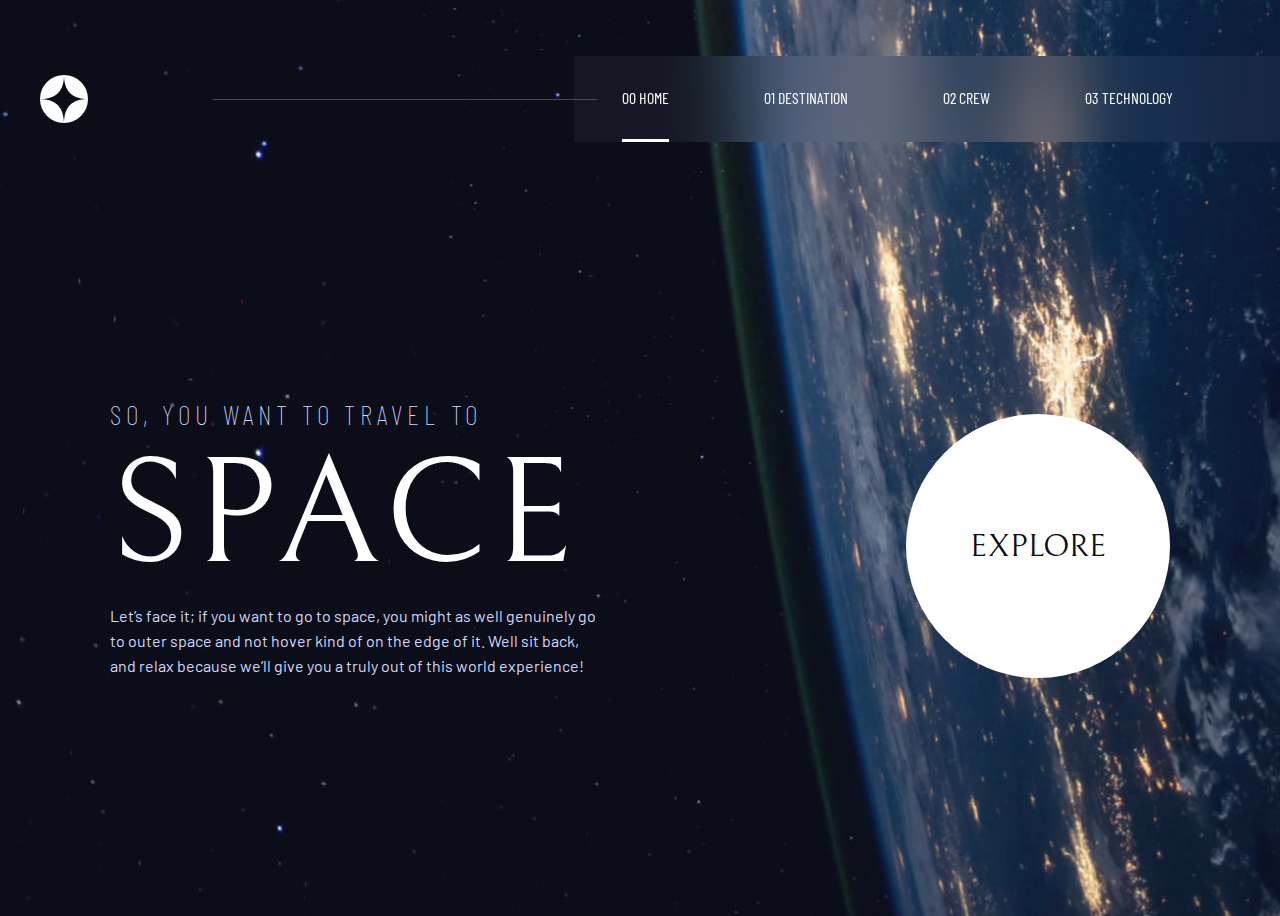
<file: starter-code/index.html>
<!DOCTYPE html>
<html lang="en">
<head>
  <meta charset="UTF-8">
  <meta name="viewport" content="width=device-width, initial-scale=1.0">

  <link rel="icon" type="image/png" sizes="32x32" href="./assets/favicon-32x32.png">
  <link rel="preconnect" href="https://fonts.googleapis.com">
  <link rel="preconnect" href="https://fonts.gstatic.com" crossorigin>
  <link href="https://fonts.googleapis.com/css2?family=Barlow&family=Barlow+Condensed&family=Bellefair&display=swap" rel="stylesheet">
  <link rel="stylesheet" href="styles.css">
  <script src="app.js" defer></script>
  
  <title>Frontend Mentor | Space tourism website</title>
</head>
<body class="home" >

  <header class="primary--header flex container">
    <div class="header--logo">
      <img src="assets/shared/logo.svg" alt=" space tourism logo" class="logo">
    </div>

    

    <nav>
      <ul class="primary-navigation flex" data-visible="false" id="primary-navigation" >
        <button class="movile--nav--close nav-toggle" aria-expanded="false" ></button>
        <a href="index.html"><li class="ff-sans-cond text-white uppercase active " >00 Home</li></a>
        <a href="destination.html"><li class="ff-sans-cond text-white uppercase " >01 Destination</li></a>
        <a href="crew.html"><li class="ff-sans-cond text-white uppercase " >02 Crew</li></a>
        <a href=""><li class="ff-sans-cond text-white uppercase " >03 Technology</li></a>
      </ul>
    </nav>

    <button class="movile--nav--toggle nav-toggle" aria-expanded="false" ></button>
    
  </header>

  <div class="container grid--container--home text-center">
    <div>
      <h1 class="ff-sans-cond text-accent uppercase fs-500 fw-100 letter-spacing-1" >So, you want to travel to
       <span class="ff-serif text-white uppercase fs-900 fw-100" >Space</span> </h1>

       <p class="text-accent line-h-25">
        Let’s face it; if you want to go to space, you might as well genuinely go to 
        outer space and not hover kind of on the edge of it. Well sit back, and relax 
        because we’ll give you a truly out of this world experience!</p>
    </div>

    <div>
      <a href="#" class="large-btn ff-serif text-dark uppercase bg-white fw-100" >Explore</a>
    </div>
  </div>

</body>
</html>
</file>
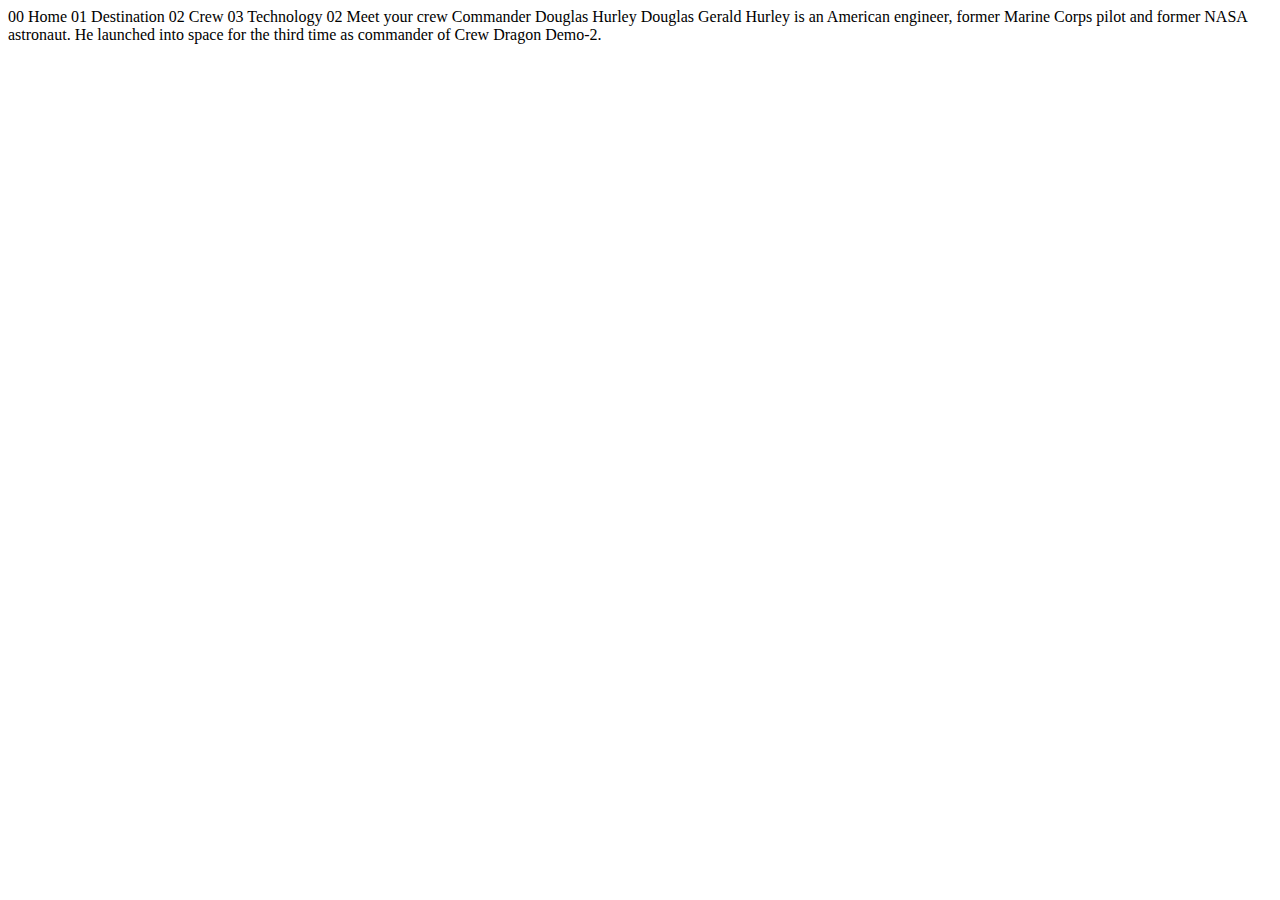
<file: starter-code/crew-commander.html>
<!DOCTYPE html>
<html lang="en">
<head>
  <meta charset="UTF-8">
  <meta name="viewport" content="width=device-width, initial-scale=1.0">

  <link rel="icon" type="image/png" sizes="32x32" href="./assets/favicon-32x32.png">
  
  <title>Frontend Mentor | Space tourism website</title>
</head>
<body>

  00 Home
  01 Destination
  02 Crew
  03 Technology

  02 Meet your crew

  Commander
  Douglas Hurley

  Douglas Gerald Hurley is an American engineer, former Marine Corps pilot 
  and former NASA astronaut. He launched into space for the third time as 
  commander of Crew Dragon Demo-2.
</body>
</html>
</file>
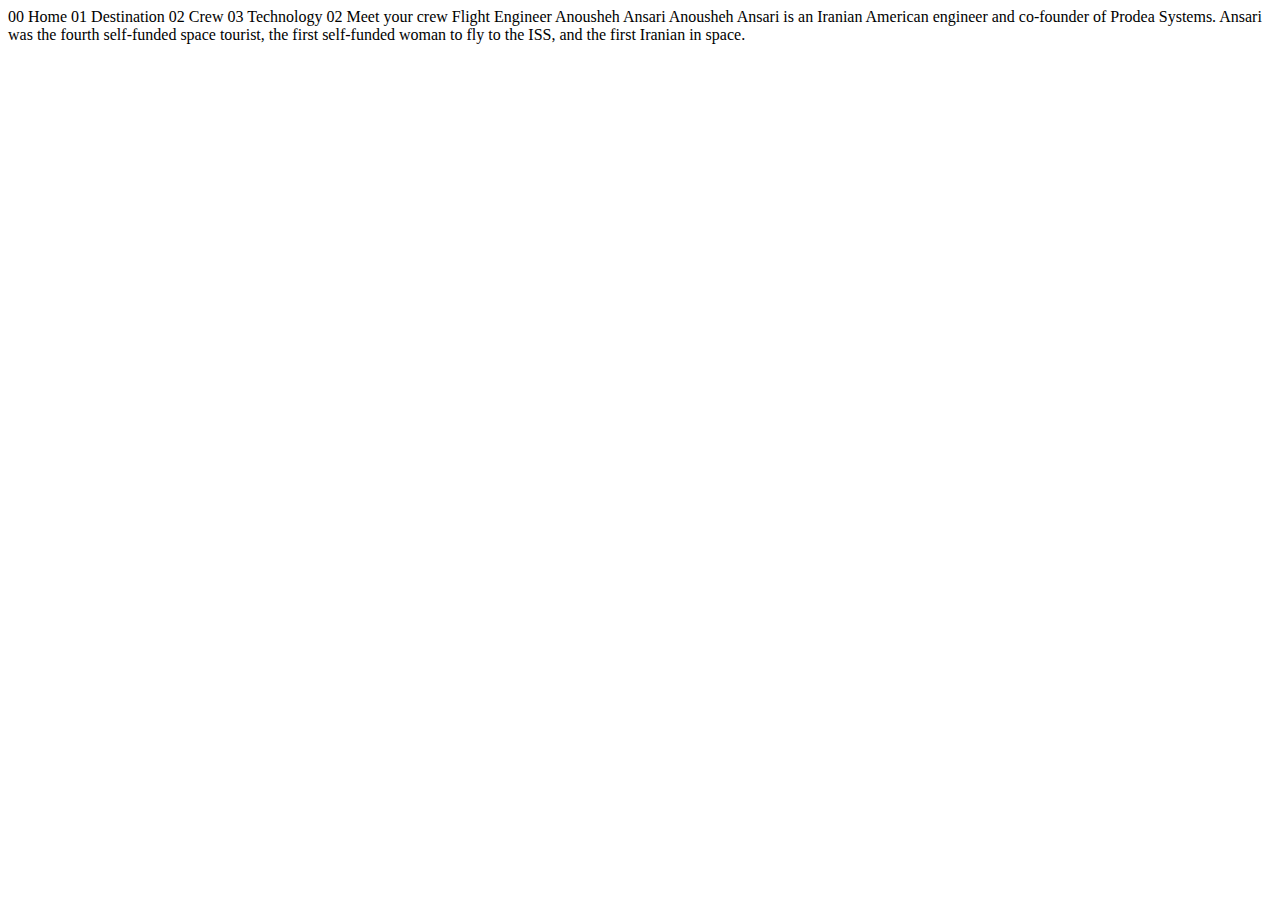
<file: starter-code/crew-engineer.html>
<!DOCTYPE html>
<html lang="en">
<head>
  <meta charset="UTF-8">
  <meta name="viewport" content="width=device-width, initial-scale=1.0">

  <link rel="icon" type="image/png" sizes="32x32" href="./assets/favicon-32x32.png">
  
  <title>Frontend Mentor | Space tourism website</title>
</head>
<body>

  00 Home
  01 Destination
  02 Crew
  03 Technology

  02 Meet your crew

  Flight Engineer
  Anousheh Ansari

  Anousheh Ansari is an Iranian American engineer and co-founder of Prodea Systems. 
  Ansari was the fourth self-funded space tourist, the first self-funded woman to 
  fly to the ISS, and the first Iranian in space. 
</body>
</html>
</file>
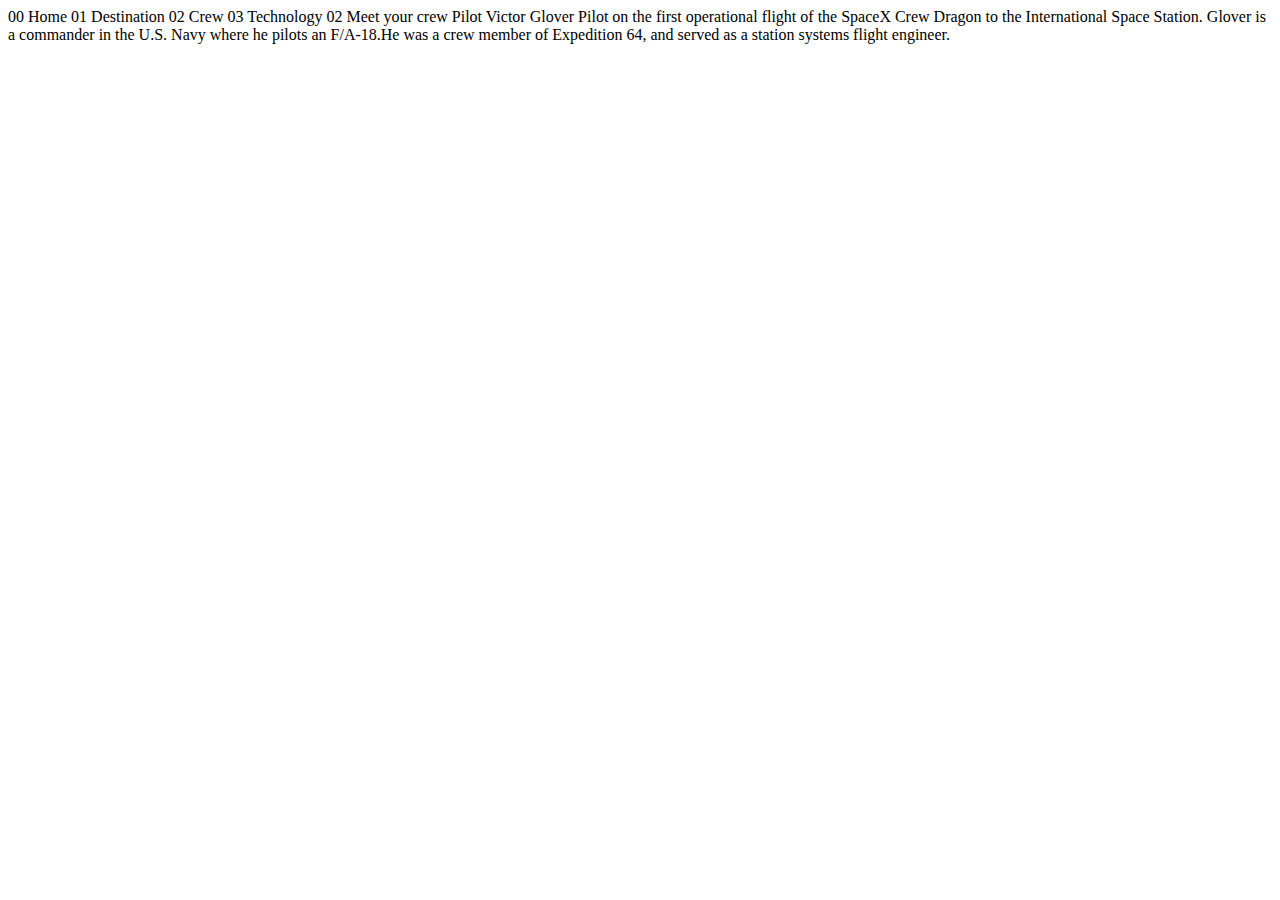
<file: starter-code/crew-pilot.html>
<!DOCTYPE html>
<html lang="en">
<head>
  <meta charset="UTF-8">
  <meta name="viewport" content="width=device-width, initial-scale=1.0">

  <link rel="icon" type="image/png" sizes="32x32" href="./assets/favicon-32x32.png">
  
  <title>Frontend Mentor | Space tourism website</title>
</head>
<body>

  00 Home
  01 Destination
  02 Crew
  03 Technology

  02 Meet your crew

  Pilot
  Victor Glover

  Pilot on the first operational flight of the SpaceX Crew Dragon to the 
  International Space Station. Glover is a commander in the U.S. Navy where 
  he pilots an F/A-18.He was a crew member of Expedition 64, and served as a 
  station systems flight engineer. 
</body>
</html>
</file>
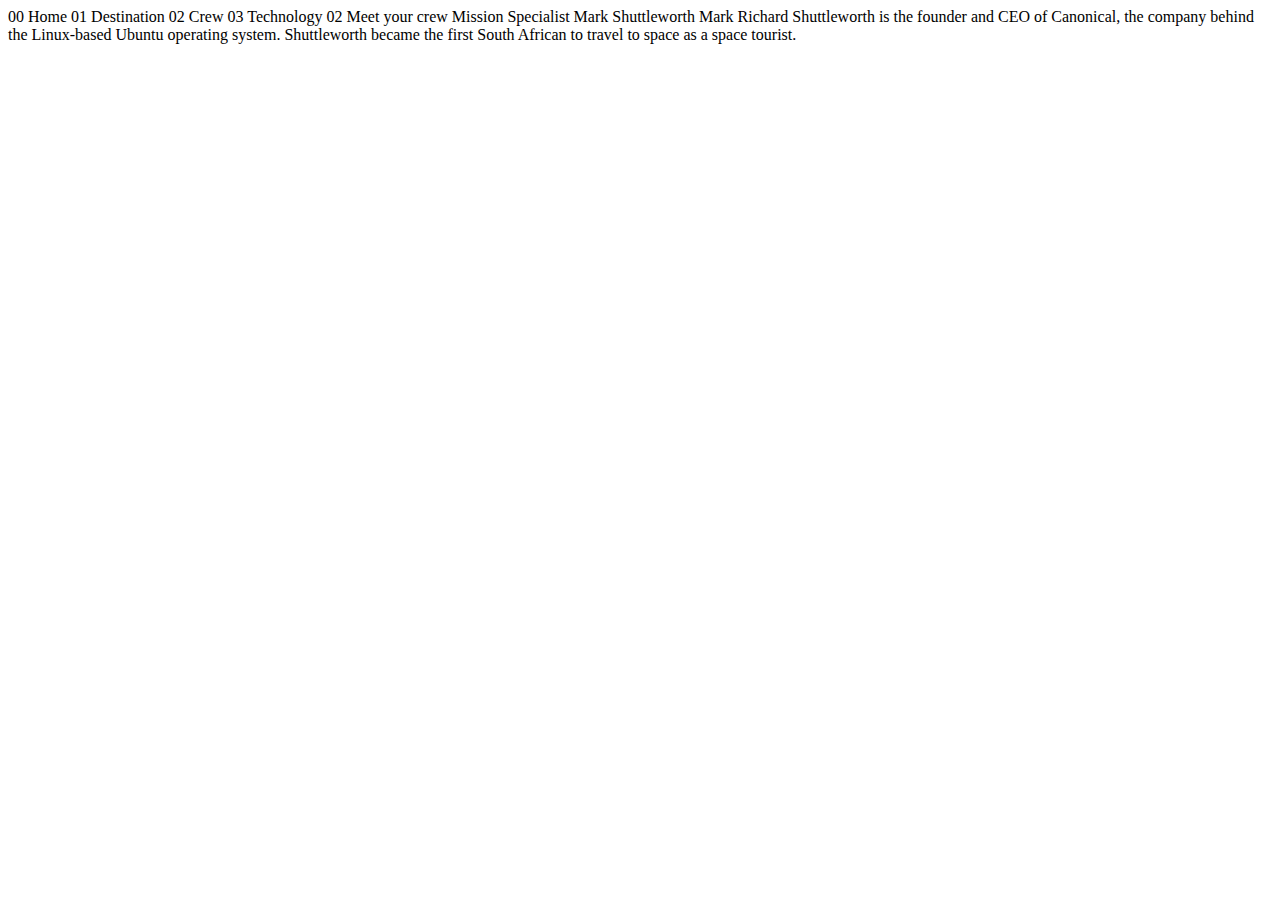
<file: starter-code/crew-specialist.html>
<!DOCTYPE html>
<html lang="en">
<head>
  <meta charset="UTF-8">
  <meta name="viewport" content="width=device-width, initial-scale=1.0">

  <link rel="icon" type="image/png" sizes="32x32" href="./assets/favicon-32x32.png">
  
  <title>Frontend Mentor | Space tourism website</title>
</head>
<body>

  00 Home
  01 Destination
  02 Crew
  03 Technology

  02 Meet your crew

  Mission Specialist
  Mark Shuttleworth

  Mark Richard Shuttleworth is the founder and CEO of Canonical, the company behind 
  the Linux-based Ubuntu operating system. Shuttleworth became the first South 
  African to travel to space as a space tourist.
</body>
</html>
</file>
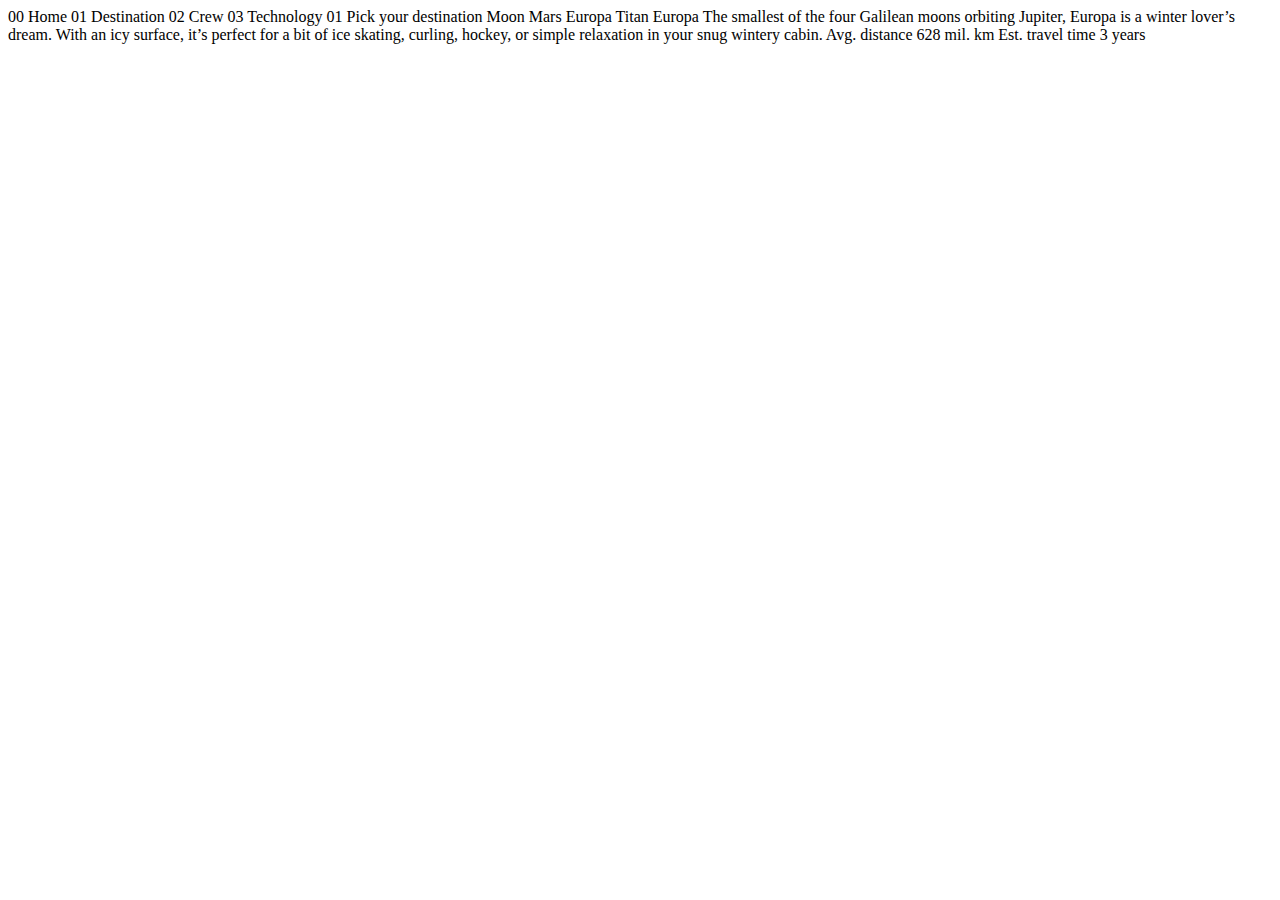
<file: starter-code/destination-europa.html>
<!DOCTYPE html>
<html lang="en">
<head>
  <meta charset="UTF-8">
  <meta name="viewport" content="width=device-width, initial-scale=1.0">

  <link rel="icon" type="image/png" sizes="32x32" href="./assets/favicon-32x32.png">
  
  <title>Frontend Mentor | Space tourism website</title>
</head>
<body>

  00 Home
  01 Destination
  02 Crew
  03 Technology

  01 Pick your destination

  Moon
  Mars
  Europa
  Titan

  Europa

  The smallest of the four Galilean moons orbiting Jupiter, Europa is a 
  winter lover’s dream. With an icy surface, it’s perfect for a bit of 
  ice skating, curling, hockey, or simple relaxation in your snug 
  wintery cabin.

  Avg. distance
  628 mil. km

  Est. travel time
  3 years
</body>
</html>
</file>
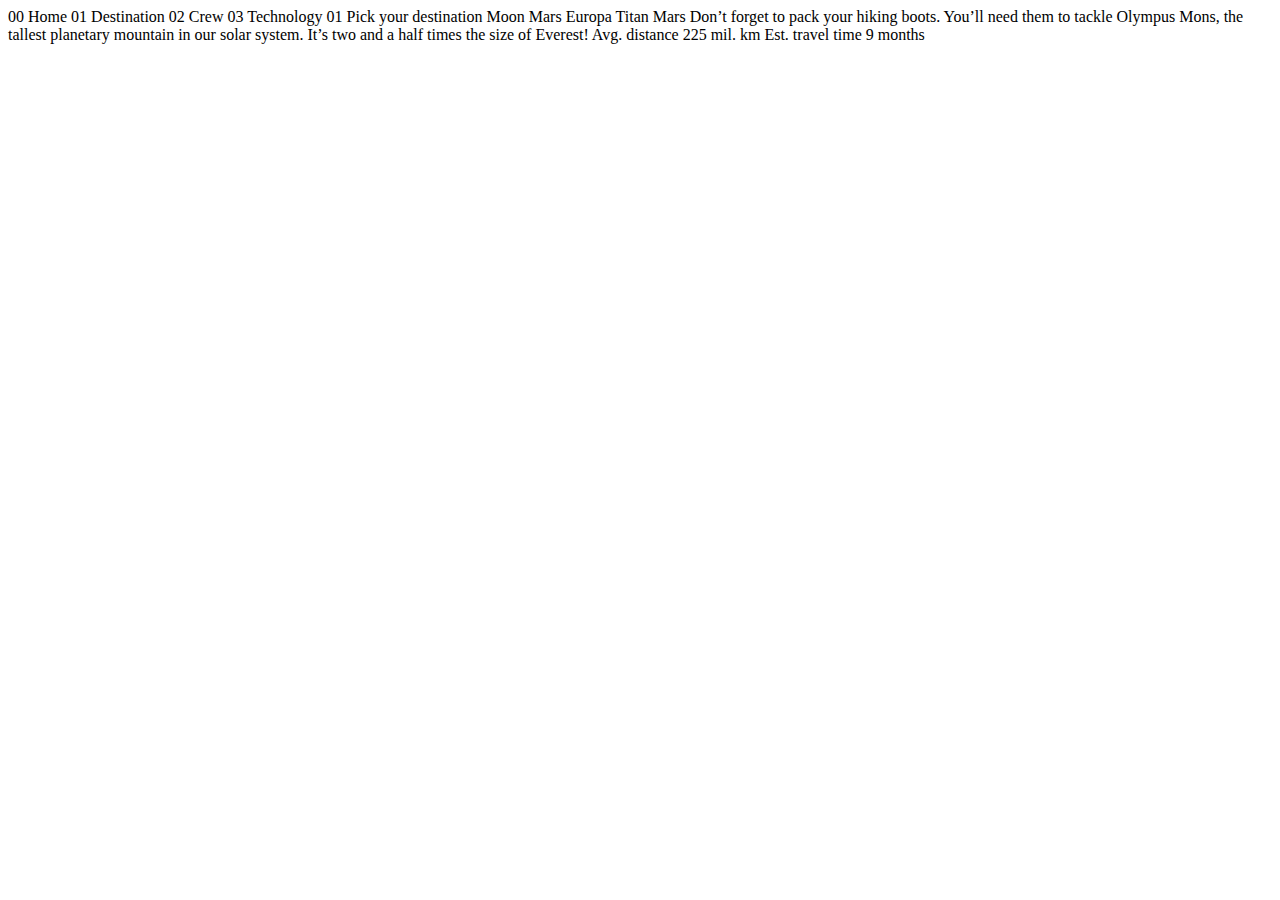
<file: starter-code/destination-mars.html>
<!DOCTYPE html>
<html lang="en">
<head>
  <meta charset="UTF-8">
  <meta name="viewport" content="width=device-width, initial-scale=1.0">

  <link rel="icon" type="image/png" sizes="32x32" href="./assets/favicon-32x32.png">
  
  <title>Frontend Mentor | Space tourism website</title>
</head>
<body>

  00 Home
  01 Destination
  02 Crew
  03 Technology

  01 Pick your destination

  Moon
  Mars
  Europa
  Titan

  Mars

  Don’t forget to pack your hiking boots. You’ll need them to tackle Olympus Mons, 
  the tallest planetary mountain in our solar system. It’s two and a half times 
  the size of Everest!

  Avg. distance
  225 mil. km

  Est. travel time
  9 months
</body>
</html>
</file>
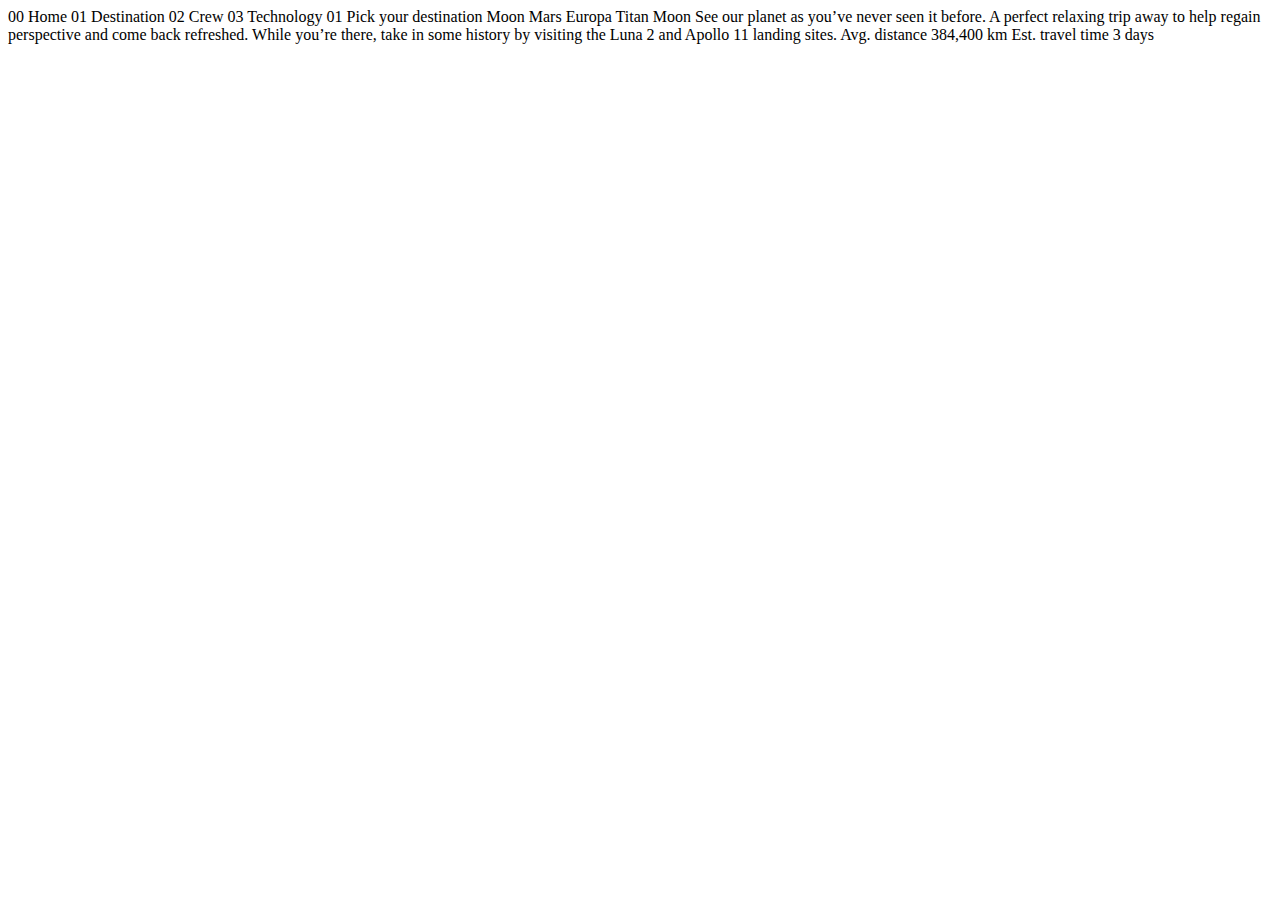
<file: starter-code/destination-moon.html>
<!DOCTYPE html>
<html lang="en">
<head>
  <meta charset="UTF-8">
  <meta name="viewport" content="width=device-width, initial-scale=1.0">

  <link rel="icon" type="image/png" sizes="32x32" href="./assets/favicon-32x32.png">
  
  <title>Frontend Mentor | Space tourism website</title>
</head>
<body>

  00 Home
  01 Destination
  02 Crew
  03 Technology

  01 Pick your destination

  Moon
  Mars
  Europa
  Titan

  Moon

  See our planet as you’ve never seen it before. A perfect relaxing trip away to help 
  regain perspective and come back refreshed. While you’re there, take in some history 
  by visiting the Luna 2 and Apollo 11 landing sites.

  Avg. distance
  384,400 km

  Est. travel time
  3 days
</body>
</html>
</file>
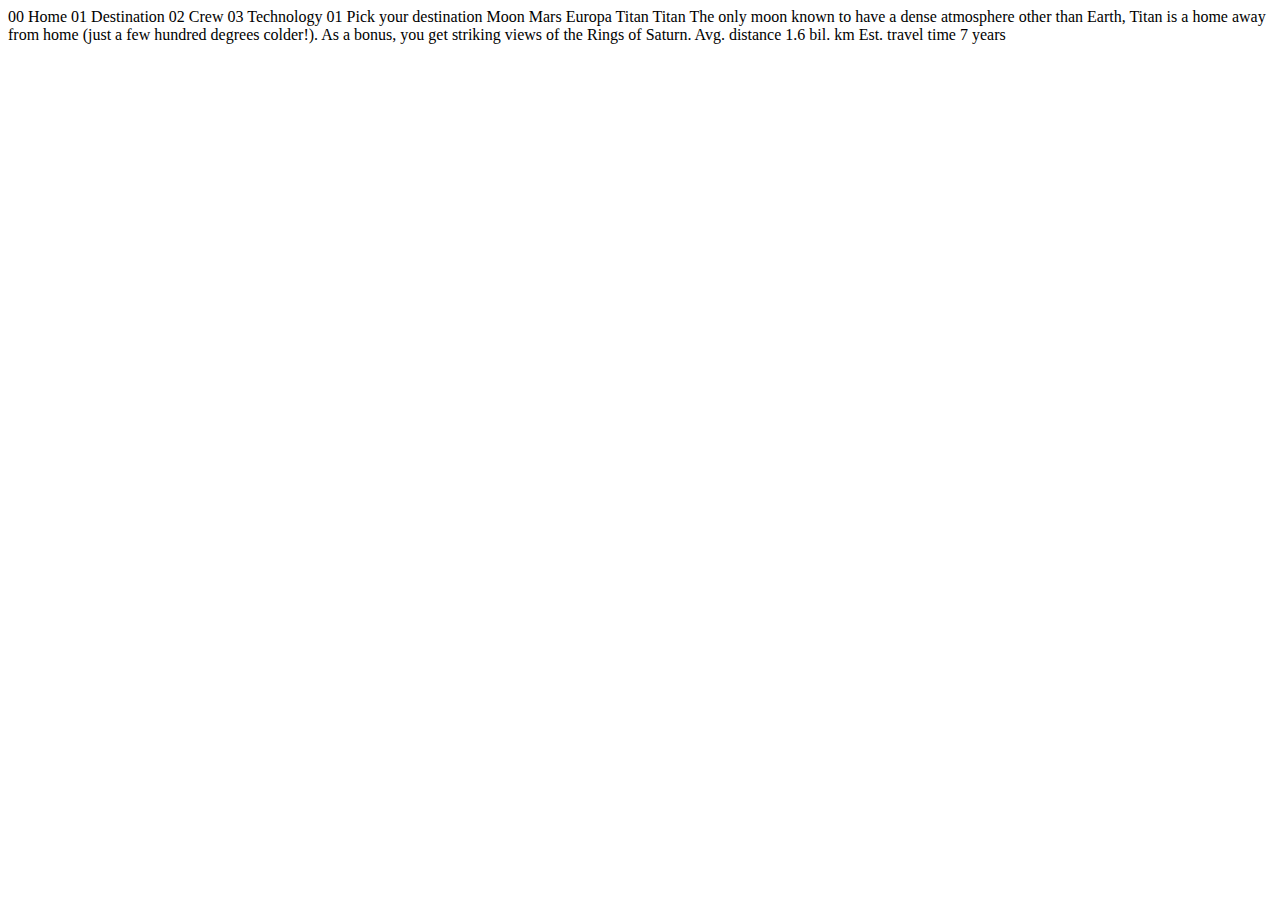
<file: starter-code/destination-titan.html>
<!DOCTYPE html>
<html lang="en">
<head>
  <meta charset="UTF-8">
  <meta name="viewport" content="width=device-width, initial-scale=1.0">

  <link rel="icon" type="image/png" sizes="32x32" href="./assets/favicon-32x32.png">
  
  <title>Frontend Mentor | Space tourism website</title>
</head>
<body>

  00 Home
  01 Destination
  02 Crew
  03 Technology

  01 Pick your destination

  Moon
  Mars
  Europa
  Titan

  Titan

  The only moon known to have a dense atmosphere other than Earth, Titan 
  is a home away from home (just a few hundred degrees colder!). As a 
  bonus, you get striking views of the Rings of Saturn.

  Avg. distance
  1.6 bil. km

  Est. travel time
  7 years
</body>
</html>
</file>
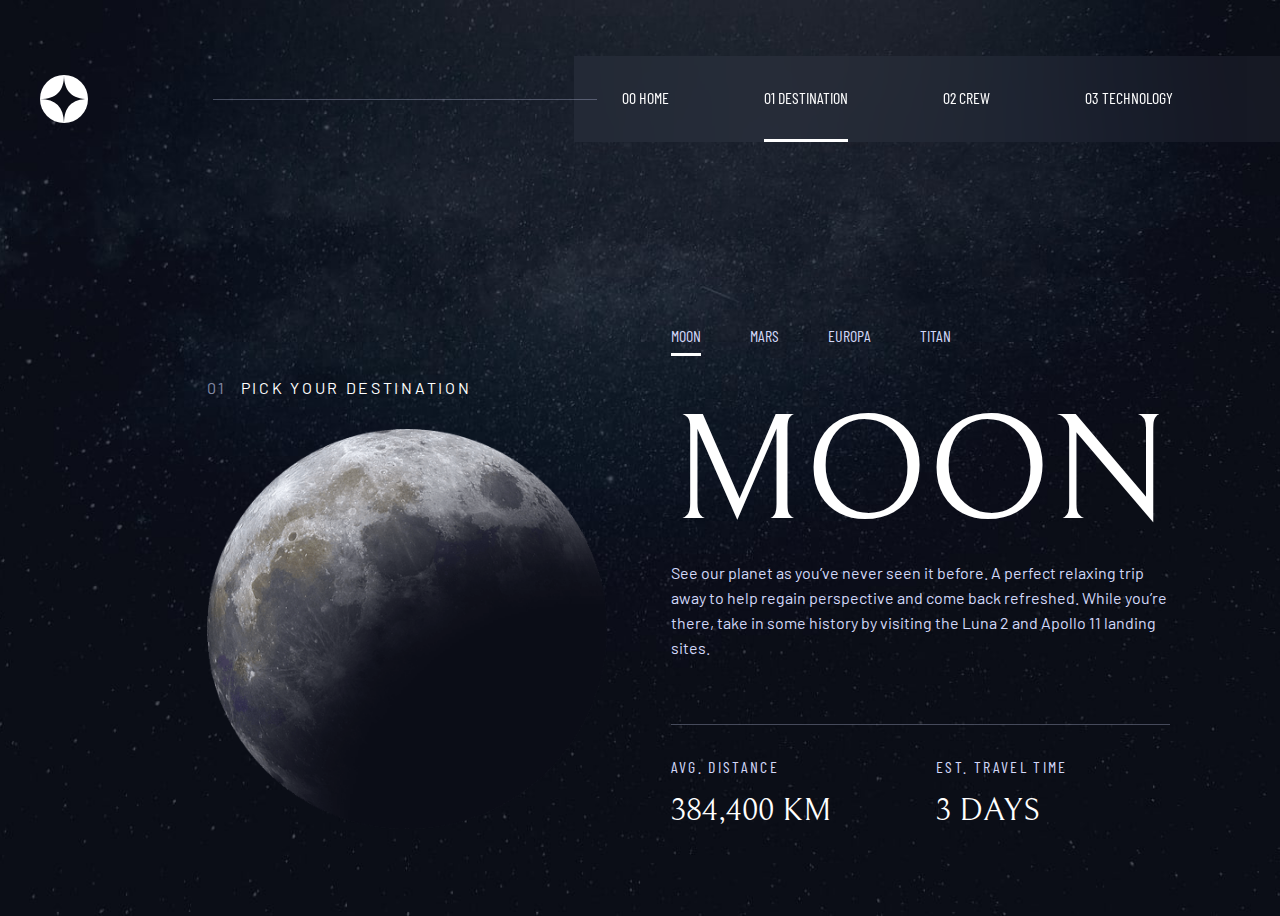
<file: starter-code/destination.html>
<!DOCTYPE html>
<html lang="en">
<head>
    <meta charset="UTF-8">
    <meta http-equiv="X-UA-Compatible" content="IE=edge">
    <meta name="viewport" content="width=device-width, initial-scale=1.0">
    <link rel="preconnect" href="https://fonts.googleapis.com">
  <link rel="preconnect" href="https://fonts.gstatic.com" crossorigin>
  <link href="https://fonts.googleapis.com/css2?family=Barlow&family=Barlow+Condensed&family=Bellefair&display=swap" rel="stylesheet">
  <link rel="stylesheet" href="styles.css">
  <script src="app.js" defer></script>
  <script src="tabs.js" defer></script>
    <title>Destination</title>
</head>
<body class="destination-page">
    <header class="primary--header flex container">
        <div class="header--logo">
          <img src="assets/shared/logo.svg" alt=" space tourism logo" class="logo">
        </div>
    
        
    
        <nav>
          <ul class="primary-navigation flex" data-visible="false" id="primary-navigation" >
            <button class="movile--nav--close nav-toggle" aria-expanded="false" ></button>
            <a href="index.html"><li class="ff-sans-cond text-white uppercase  " >00 Home</li></a>
            <a href="destination.html"><li class="ff-sans-cond text-white uppercase active " >01 Destination</li></a>
            <a href=""><li class="ff-sans-cond text-white uppercase " >02 Crew</li></a>
            <a href=""><li class="ff-sans-cond text-white uppercase " >03 Technology</li></a>
          </ul>
        </nav>
    
        <button class="movile--nav--toggle nav-toggle" aria-expanded="false" ></button>
        
      </header>

      <div class="container grid--container--home text-center" >
          <div>
              <p class="sub-header uppercase letter-spacing-2"> <span class="text-accent" >01 </span> Pick your destination </p>
              <img class="dest-img" id="dest-img" src="" alt="space tourism destination moon">

          </div>

          <div class="app-info">
            <div class="tabs">
                <ul class="uppercase ff-sans-cond text-accent flex">
                    <li class="tab active" >Moon</li>
                    <li class="tab" >Mars</li>
                    <li class="tab" >Europa</li>
                    <li class="tab" >Titan</li>
                </ul>
            </div>

            <h1> <span  class="ff-serif text-white uppercase fs-900 fw-100" id='dest-title'>Moon </span> </h1>
            <p class="text-accent line-h-25" id='dest-desc' ></p>

                <div class="grid--info grid">
                    <div>
                        <p class="ff-sans-cond text-accent uppercase letter-spacing-3" id='dest-info-distance' >Avg. distance</p>
                        <p class="ff-serif ff-white fw-100 fs-600 uppercase" id='dest-distance' ></p>
                    </div>

                    <div>
                        <p class="ff-sans-cond text-accent uppercase letter-spacing-3 " id='dest-info-est' >Est. travel time</p>
                        <p class="ff-serif ff-white fw-100 fs-600 uppercase" id='dest-est' ></p>
                    </div>
                </div>
          </div>
      </div>
</body>
</html>
</file>
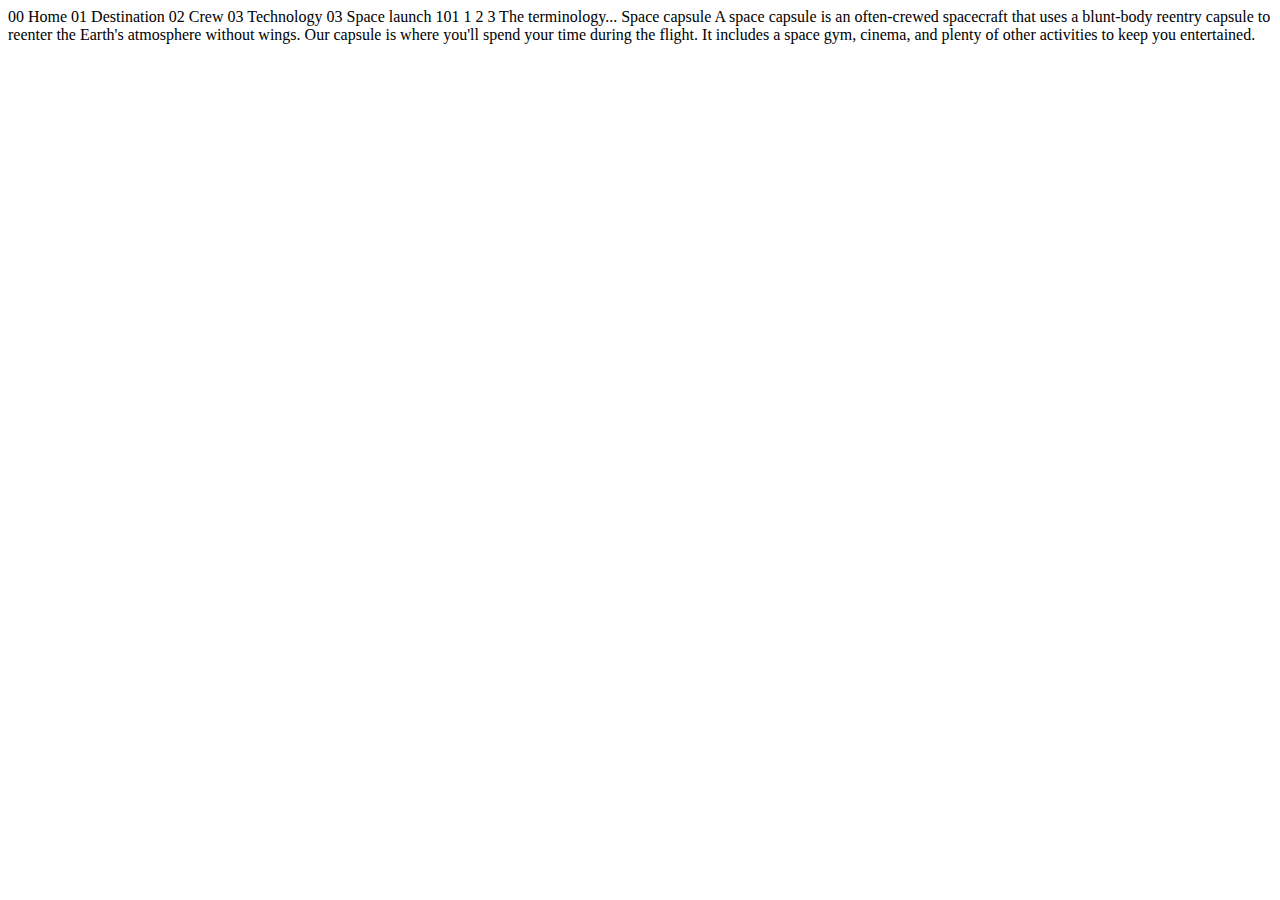
<file: starter-code/technology-capsule.html>
<!DOCTYPE html>
<html lang="en">
<head>
  <meta charset="UTF-8">
  <meta name="viewport" content="width=device-width, initial-scale=1.0">

  <link rel="icon" type="image/png" sizes="32x32" href="./assets/favicon-32x32.png">
  
  <title>Frontend Mentor | Space tourism website</title>
</head>
<body>

  00 Home
  01 Destination
  02 Crew
  03 Technology

  03 Space launch 101

  1
  2
  3

  The terminology...
  Space capsule

  A space capsule is an often-crewed spacecraft that uses a blunt-body reentry 
  capsule to reenter the Earth's atmosphere without wings. Our capsule is where 
  you'll spend your time during the flight. It includes a space gym, cinema, 
  and plenty of other activities to keep you entertained.
</body>
</html>
</file>
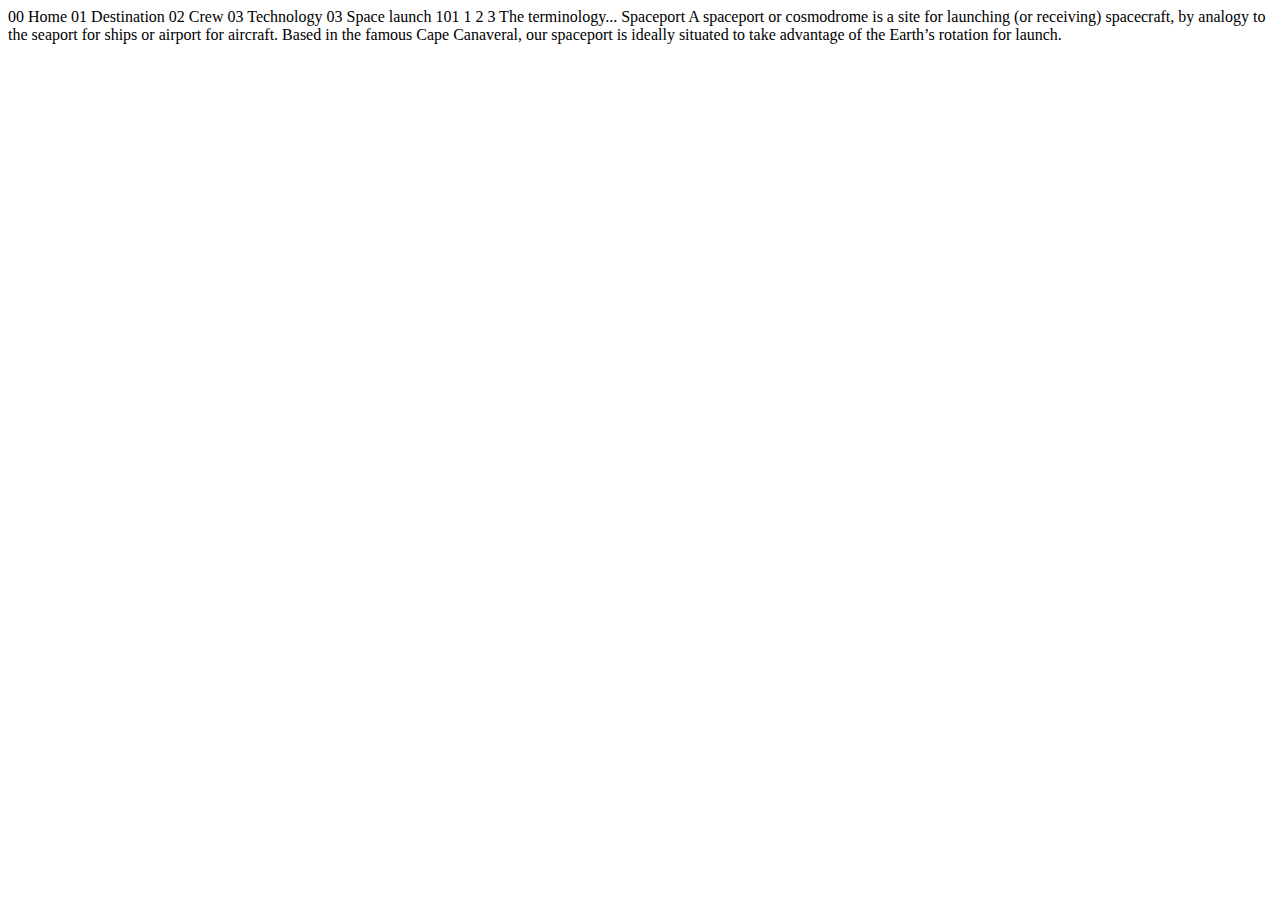
<file: starter-code/technology-spaceport.html>
<!DOCTYPE html>
<html lang="en">
<head>
  <meta charset="UTF-8">
  <meta name="viewport" content="width=device-width, initial-scale=1.0">

  <link rel="icon" type="image/png" sizes="32x32" href="./assets/favicon-32x32.png">
  
  <title>Frontend Mentor | Space tourism website</title>
</head>
<body>

  00 Home
  01 Destination
  02 Crew
  03 Technology

  03 Space launch 101

  1
  2
  3

  The terminology...
  Spaceport

  A spaceport or cosmodrome is a site for launching (or receiving) spacecraft, 
  by analogy to the seaport for ships or airport for aircraft. Based in the 
  famous Cape Canaveral, our spaceport is ideally situated to take advantage 
  of the Earth’s rotation for launch.
</body>
</html>
</file>
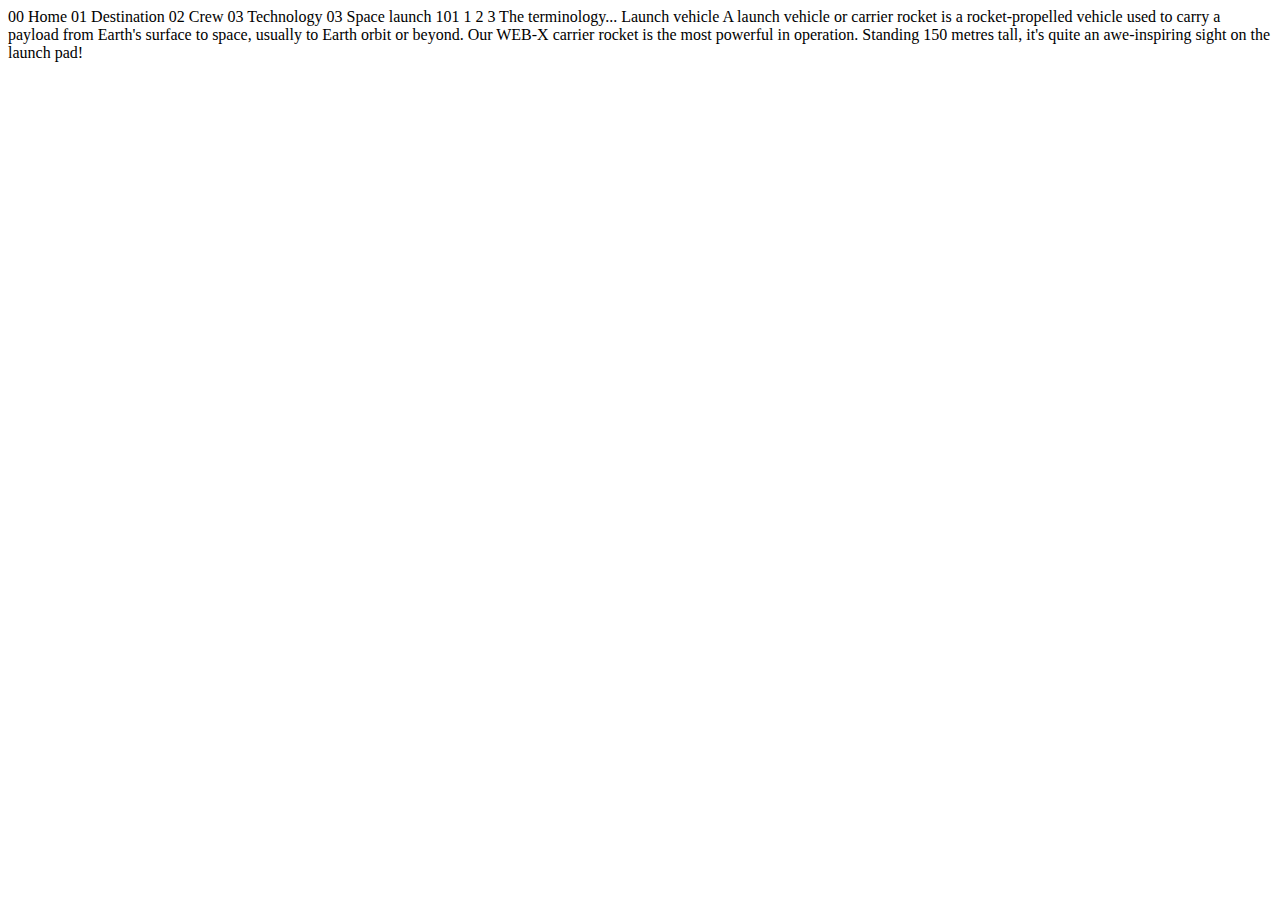
<file: starter-code/technology-vehicle.html>
<!DOCTYPE html>
<html lang="en">
<head>
  <meta charset="UTF-8">
  <meta name="viewport" content="width=device-width, initial-scale=1.0">

  <link rel="icon" type="image/png" sizes="32x32" href="./assets/favicon-32x32.png">
  
  <title>Frontend Mentor | Space tourism website</title>
</head>
<body>

  00 Home
  01 Destination
  02 Crew
  03 Technology

  03 Space launch 101

  1
  2
  3

  The terminology...
  Launch vehicle

  A launch vehicle or carrier rocket is a rocket-propelled vehicle used to carry a 
  payload from Earth's surface to space, usually to Earth orbit or beyond. Our 
  WEB-X carrier rocket is the most powerful in operation. Standing 150 metres tall, 
  it's quite an awe-inspiring sight on the launch pad!
</body>
</html>
</file>
<file: starter-code/styles.css>
/*Resets*/

*,
::after,
::before{
    box-sizing: border-box;
}

:root{
    --clr-dark: 230 35% 7%;
    --clr-light: 231 77% 90%;
    --clr-white: 0 0% 100%;
    --clr-gray: 229 20% 11%;

    --ff-serif: 'Bellefair', serif;
    --ff-sans-normal: 'Barlow', sans-serif;
    --ff-sans-cons: 'Barlow Condensed', sans-serif;

    --fs-900: 9.375rem;
    --fs-800: 6.25rem;
    --fs-700: 3.5rem;
    --fs-600: 2rem;
    --fs-500: 1.75rem;
    --fs-450: 1.50rem;
    --fs-400: 0.875rem;

    --fw-100: 100;

}

body{
    background-color: hsl(var(--clr-dark));
    color: hsl(var(--clr-white));
    font-family: var(--ff-sans-normal);
    min-height: 100vh;
    background-size: cover;
    background-position: bottom center;
    background-repeat: no-repeat;
    overflow-x: hidden;
   
}

h1,
h2,
h3,
h4,
h5,
h6,
p,
figure,
picture{
    margin: 0;
}

img,
picture{
    max-width: 100%;
    display: block;
}

ul{
    list-style: none;
    padding: 0;
}

a{text-decoration: none;}

span{
    display: block;
}

.bg-dark{background-color: hsl(var(--clr-dark));}
.bg-accent{background-color: hsl(var(--clr-accent));}
.bg-white{background-color: hsl(var(--clr-white));}

.fs-900 { font-size: var(--fs-900); }
.fs-800 { font-size: var(--fs-800); }
.fs-700 { font-size: var(--fs-700); }
.fs-600 { font-size: var(--fs-600); }
.fs-500 { font-size: var(--fs-500); }
.fs-400 { font-size: var(--fs-400); }
.fw-100 {font-weight: var(--fw-100);}

.text-dark { color: hsl( var(--clr-dark) );}
.text-accent { color: hsl( var(--clr-light) );}
.text-white { color: hsl( var(--clr-white) );}

.letter-spacing-1 { letter-spacing: 4.75px; } 
.letter-spacing-2 { letter-spacing: 2.7px; } 
.letter-spacing-3 { letter-spacing: 2.35px; } 

.text-center{text-align: center;}
.text-left{text-align: left;}
.text-right{text-align:right;}

.uppercase{
    text-transform: uppercase;
}

.ff-sans-normal{
    font-family: var(--ff-sans-normal);
}

.ff-sans-cond{
    font-family: var(--ff-sans-cons);
}

.ff-serif{
    font-family: var(--ff-serif);
}

.container{
    padding: 1em .5em;
    max-width: 80rem;
    margin: 0 auto;
}

.grid{
    display: grid;
}

.flex{
    display: flex;
}



.marg--top--2em{
    margin-top: 2em;
}

.line-h-25{
    line-height: 25px;
}

p span{
    display: inline-block;
    margin-right: .5em;
    opacity: .6;
}

.destination-page{
    background-image: url(assets/destination/background-destination-mobile.jpg);
}

.home{
    background-image: url(assets/home/background-home-mobile.jpg);
}

.crew-page{
    background-image: url(assets/crew/background-crew-mobile.jpg);
}

.primary--header{
    justify-content: space-between;
    position: relative;
    padding: 2em;
   
}





.large-btn{
    margin-top: 3em;
    border-radius: 50%;
    padding: 0 2em;
    display: inline-grid;
    font-size: 1.5rem;
    aspect-ratio: 1;
    place-items: center;
    position: relative;
}

.large-btn::after{
    position: absolute;
    content: '';
    background-color: hsl(var(--clr-white) / .1);
    border-radius: 50%;
    height: 100%;
    width: 100%;
    opacity: 0;
    transition: opacity .5s linear, transform 750ms ease-in-out;
}

.large-btn:hover::after{
    opacity: 1;
    transform: scale(1.25);
}


.movile--nav--toggle,
.movile--nav--close{
    opacity: 0;
    position: absolute;
}

.grid--container--home{
    margin: 5em 0;
}



.primary-navigation li{
        padding-bottom: 2em;
        border-bottom: solid 3px transparent;
        transition: 1s border-bottom ;
}

.primary-navigation li:hover{
    border-bottom: solid 3px hsl( var(--clr-light) / .5 );
}

.primary-navigation  .active{
    padding-bottom: 2em;
    border-bottom: solid 3px hsl( var(--clr-white) );
}

.grid--container--home p{
    max-width: 85vw;
    margin: 0 auto;
}

.tab{
    cursor: pointer;
    padding: .5em 0;
    margin-bottom: 2em;
    border-bottom: solid 3px transparent;
    transition: 1s border-bottom ;
}

.tab:hover{
    border-bottom: solid 3px hsl( var(--clr-light) / .5 )
}

.tab.active{
    border-bottom: solid 3px hsl( var(--clr-white) )
}

.tabs ul{
    width: 65%;
    justify-content: space-between;
    align-items: center;
    margin: 0 auto;
    max-width: 280px;
}

.dest-img{
    
    width: 60vw;
    margin: 2em auto;
    max-width: 400px;
}

.grid--info{
    padding-top: 2em;
    margin-top: 4em;
    border-top: solid 1px hsl( var(--clr-light) /.3 );
}

.grid--info .ff-sans-cond{
    margin-bottom: 1em;
}

.grid--info div{
    margin-bottom: 2em;
}



@media only screen and (min-width: 663px){

    .destination-page{
        background-image: url(assets/destination/background-destination-tablet.jpg);
    }


    .home{
        background-image: url(assets/home/background-home-tablet.jpg);
    }

    .crew-page{
        background-image: url(assets/crew/background-crew-tablet.jpg);
    }

    nav{
        width: 52vw;
        position: relative;
    }

    header::after{
        position: absolute;
        content: '';
        background-color: hsl( var(--clr-gray) );
        padding: 3em;
        right: -10px;
        top: -10px;
        width: 66vw;
        z-index: -1;
    }

    .primary-navigation{
        position: relative;
        justify-content: space-between;
    
    }

    
    .grid--info{
        grid-template-columns: repeat(2, 1fr);
        gap: 2em;
    }

    /* nav::after{
        position: absolute;
        content: '';
        background-color: red;
        padding: 4em;
        right: 0;
    } */
}
 
@media only screen and (max-width: 663px){
    .primary--header{
        align-items: center;
    }

    .primary-navigation > *{
        margin-bottom: 2em;
        padding: 1em;
        border-bottom: solid 5px transparent;
        
    }
    
    .primary-navigation{
        position: fixed;
        inset: 0 0 0 100%;
        flex-direction: column;
        background-color: hsl(var(--clr-dark) / .5);
        margin: 0;
        padding: 2em;
        z-index: 1;
        backdrop-filter: blur(3rem);
        transition: all 1s;
        
    }
    
      .primary-navigation-expanded{
        inset: 0 0 0 30%;
        
    }  
    
    
    .primary-navigation > *:hover{
        border-color: hsl( var(--clr-white) );
    }
    
    .movile--nav--toggle,
    .movile--nav--close{
        position: relative;
        background-color: hsl(var(--clr-light));
        border: none;
        width: 24px;
        height: 2px;
        padding: 0;
        opacity: 1;
    } 
    
    .movile--nav--toggle::after,
    .movile--nav--toggle::before
    {
        position: absolute;
        content: '';
        width: 24px;
        height: 2px;
        background-color: hsl(var(--clr-light));
        left: 0;
        
    }
    
    .movile--nav--toggle::after{
        top: 10px;
    }
    
    .movile--nav--toggle::before{
        top: -10px;
    }
    
    .movile--nav--close{
        margin-right: 0;
        margin-left: auto;
        transform: rotate(45deg);
        height: 4px;
    }
    
    .movile--nav--close::after{
        position: absolute;
        content: '';
        width: 24px;
        height: 4px;
        background-color: hsl(var(--clr-light));
        transform: rotate(90deg);
        left: 0;
        top: 0;
    }

    .primary-navigation  .active{
        padding-bottom: 2em;
        border-bottom: solid 3px transparent ;
    }

    .grid--container--home h1{
        font-size: var(--fs-400);
    }

     .app-info h1{
        /* font-size: clamp(1rem, var(--fs-700), 5rem); */
        font-size: var(--fs-700);
    }
    
}


@media only screen and (min-width: 950px){
    .home{
        background-image: url(assets/home/background-home-desktop.jpg);
    }

    .destination-page{
        background-image: url(assets/destination/background-destination-desktop.jpg);
    }

    .crew-page{
        background-image: url(assets/crew/background-crew-desktop.jpg);
    }

    header::after{
        display: none;
    }

    .primary--header{
        align-items: center;
    }

    .primary-navigation{
        position: relative;
        background-color: hsl(var(--clr-light) / .05);
        padding-top: 2em;
        width: 58vw;
        padding-right: 9em;
        padding-left: 3em;
        backdrop-filter: blur(2rem);
    }

    .primary-navigation::after{
        position: absolute;
        content: '';
        width: 30vw;
        height: 1px;
        background-color: hsl( var(--clr-light) / .3 );
        top: 50%;
        right: 97%;
    }

    .grid--container--home{
        display: grid;
        grid-template-columns: repeat(2, 1fr);
        width: 84vw;
        margin: 7em auto;
        text-align: left;
        gap: 4em;
        justify-items: end;
        align-items: end;
    }

    .grid--container--home.dest-container{
        justify-items: center;
        align-items: flex-start;
    }

    .dest-container{
        position: relative;
    }

    .dest-sub-header{
        position: absolute;
        left: 0;
        top: -50px;
        font-size: var(--fs-450);
    }



    .large-btn{
        font-size: 2em;
    }

    .tabs ul{
        margin-left: 0;
    }
}
</file>
